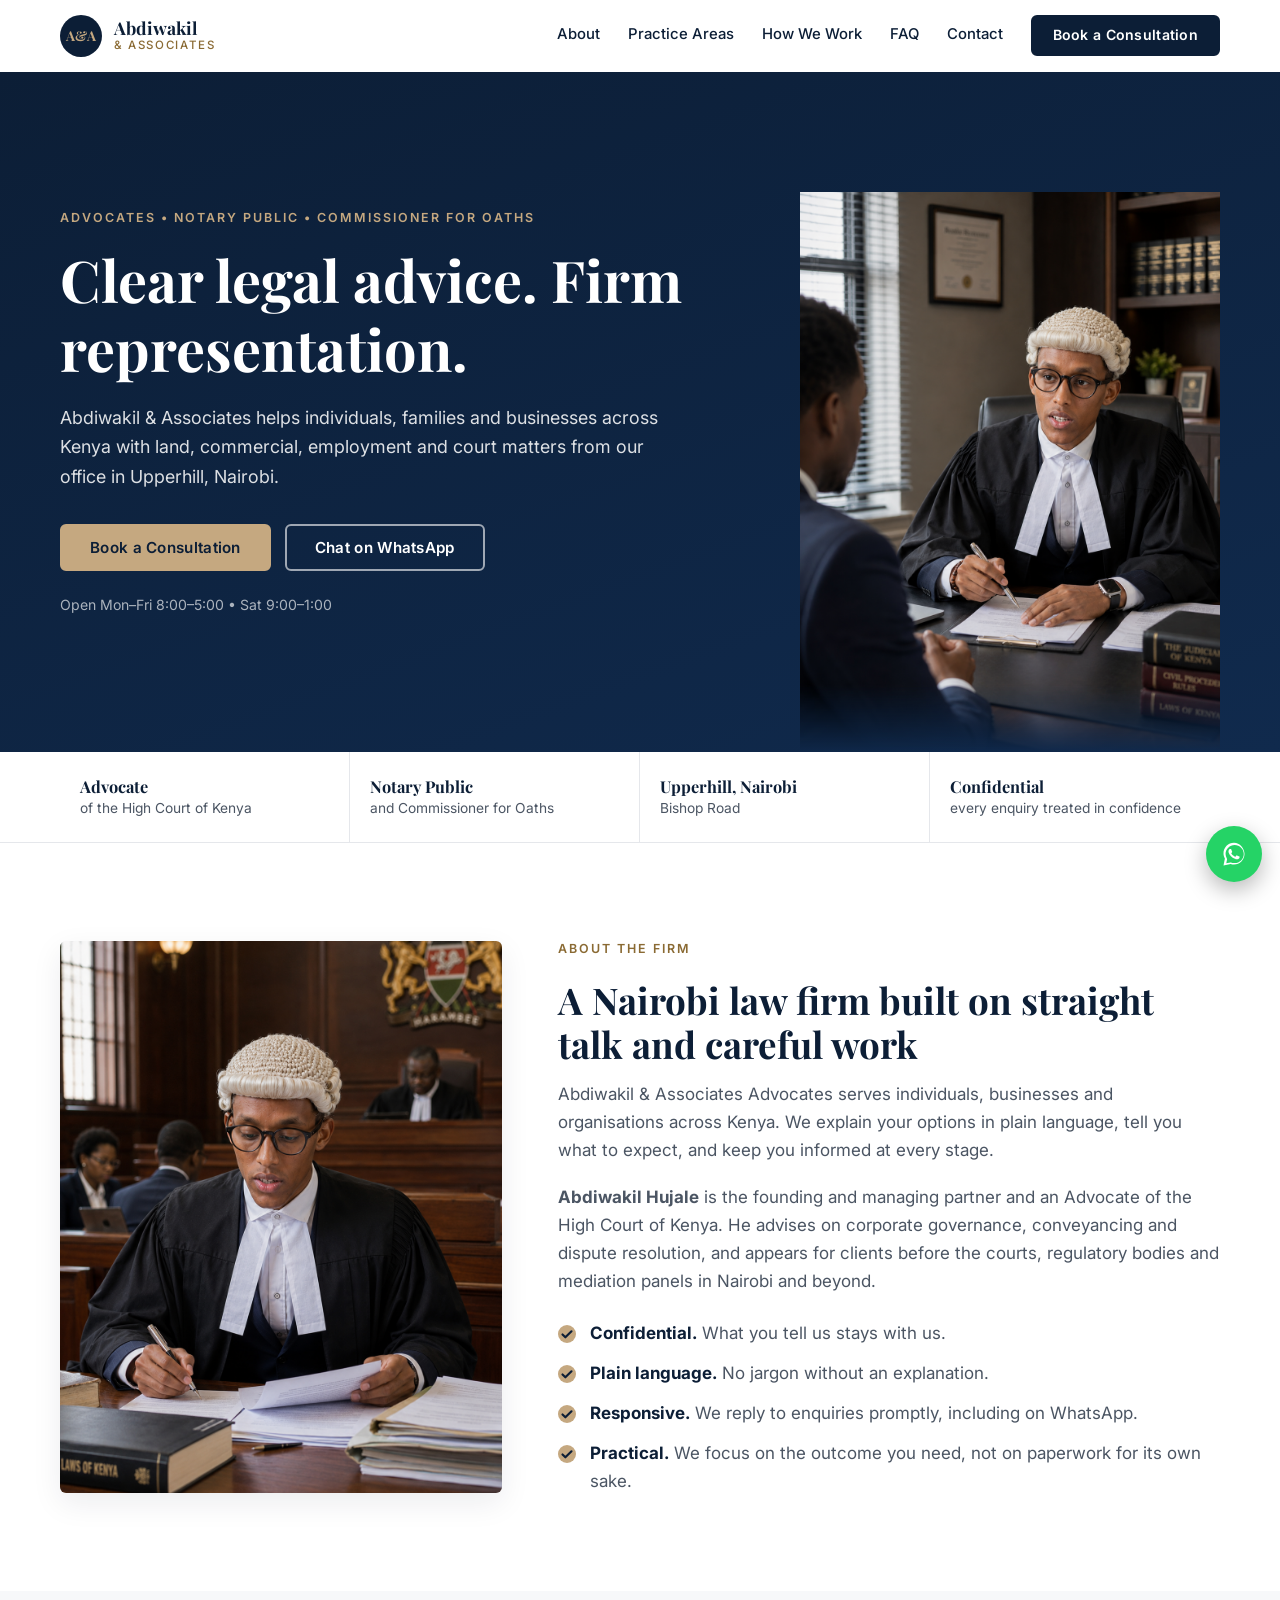
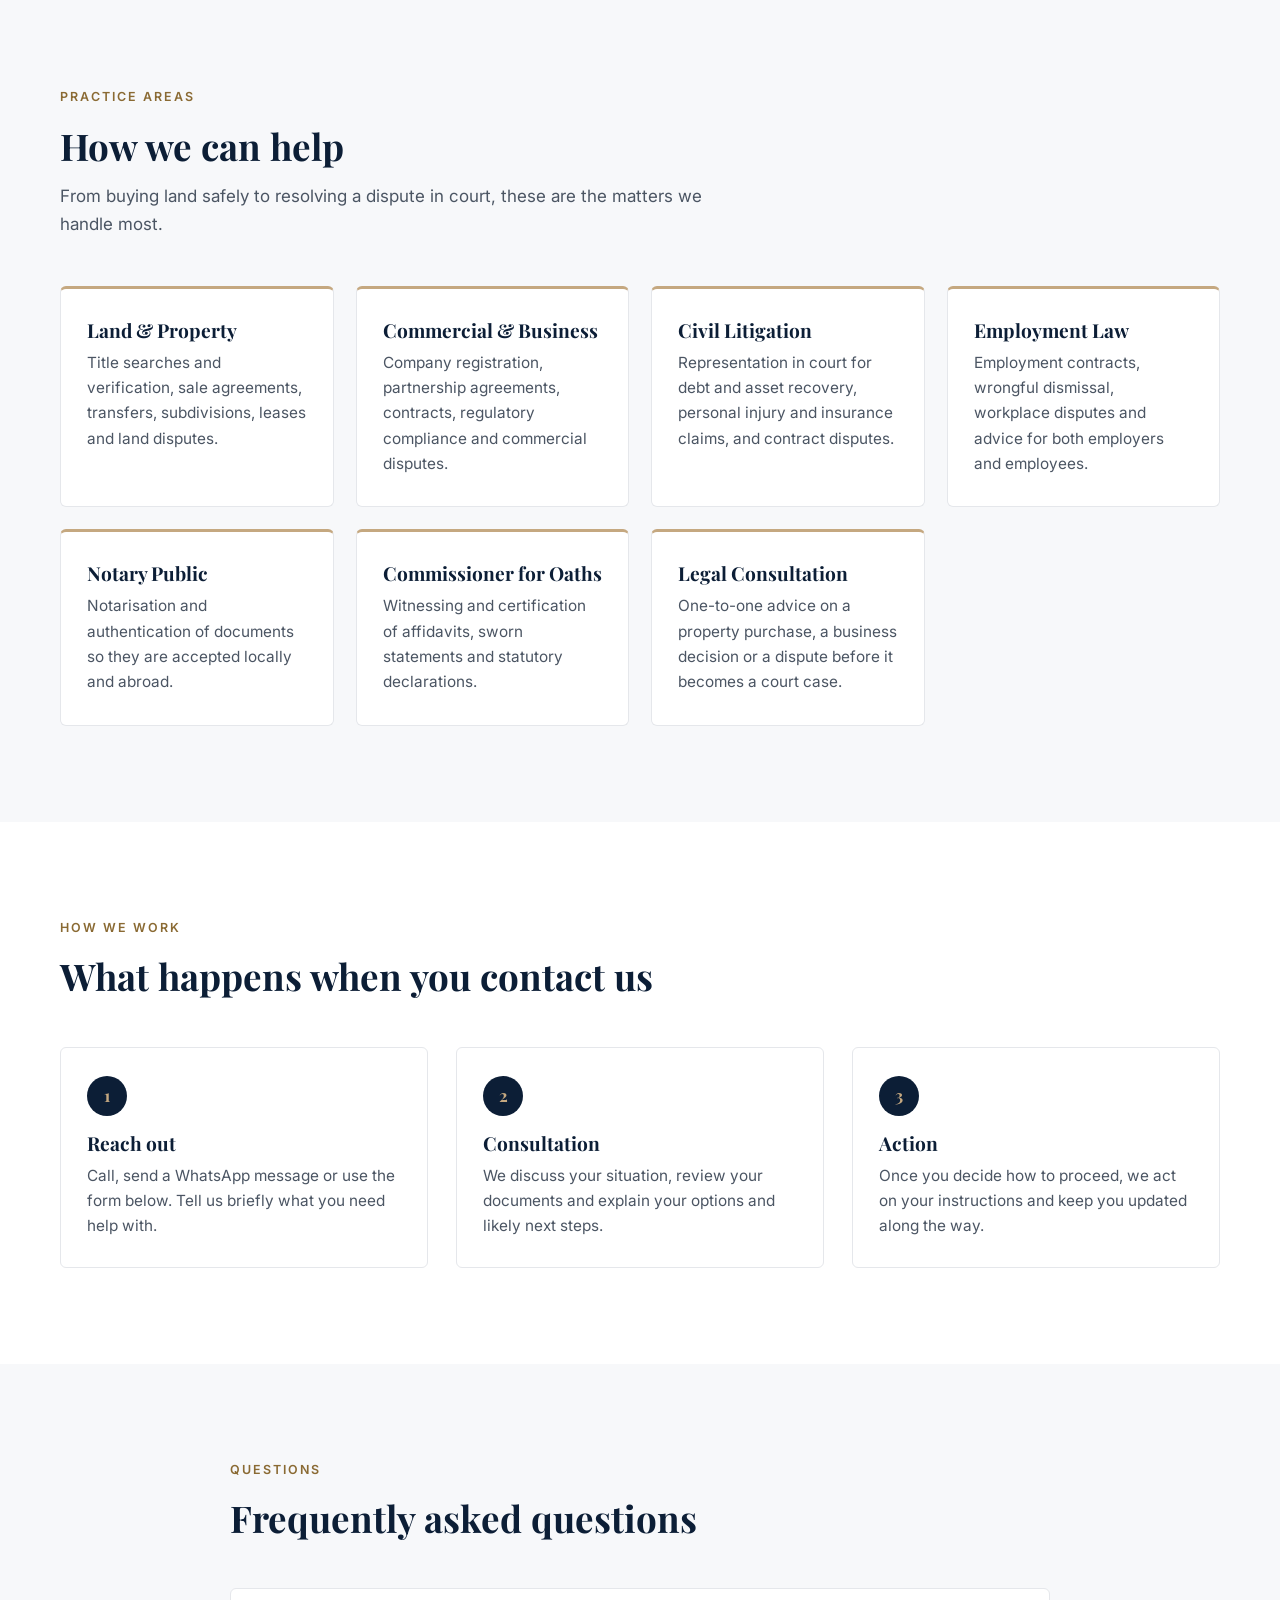
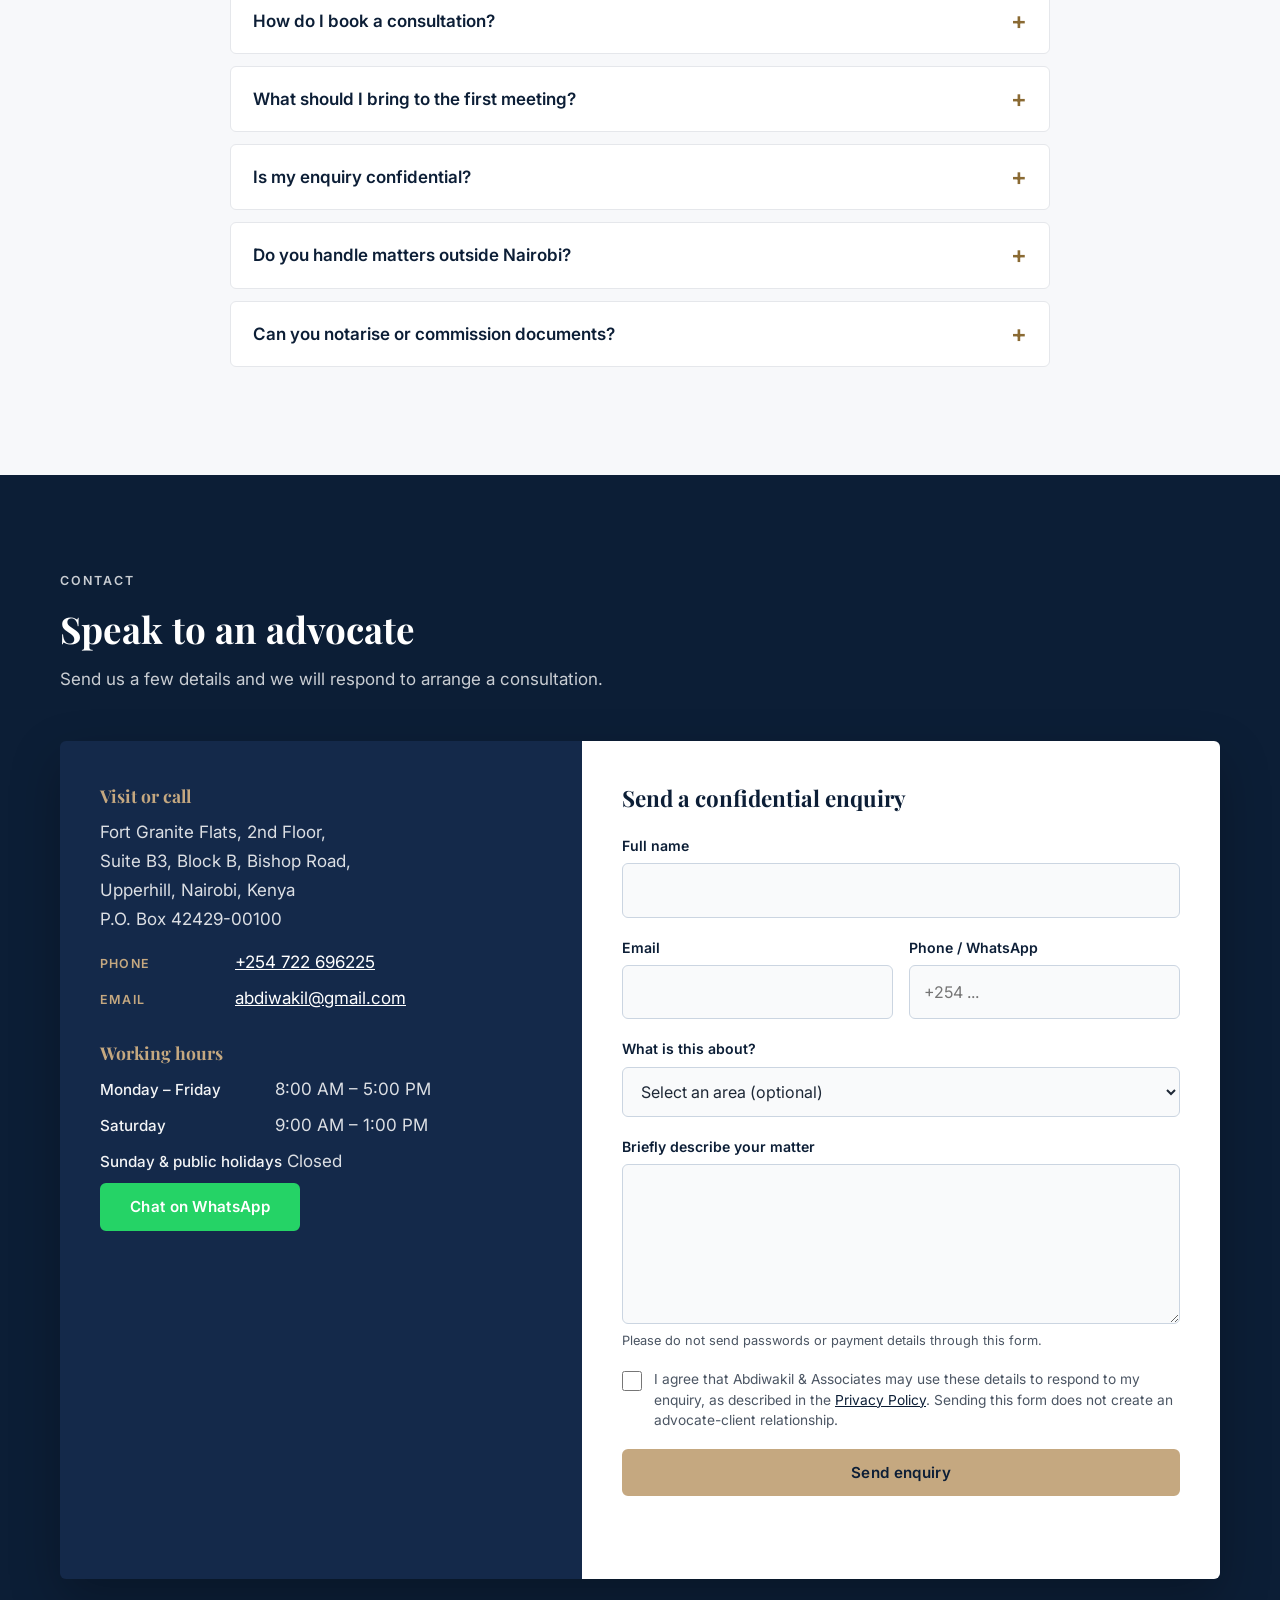
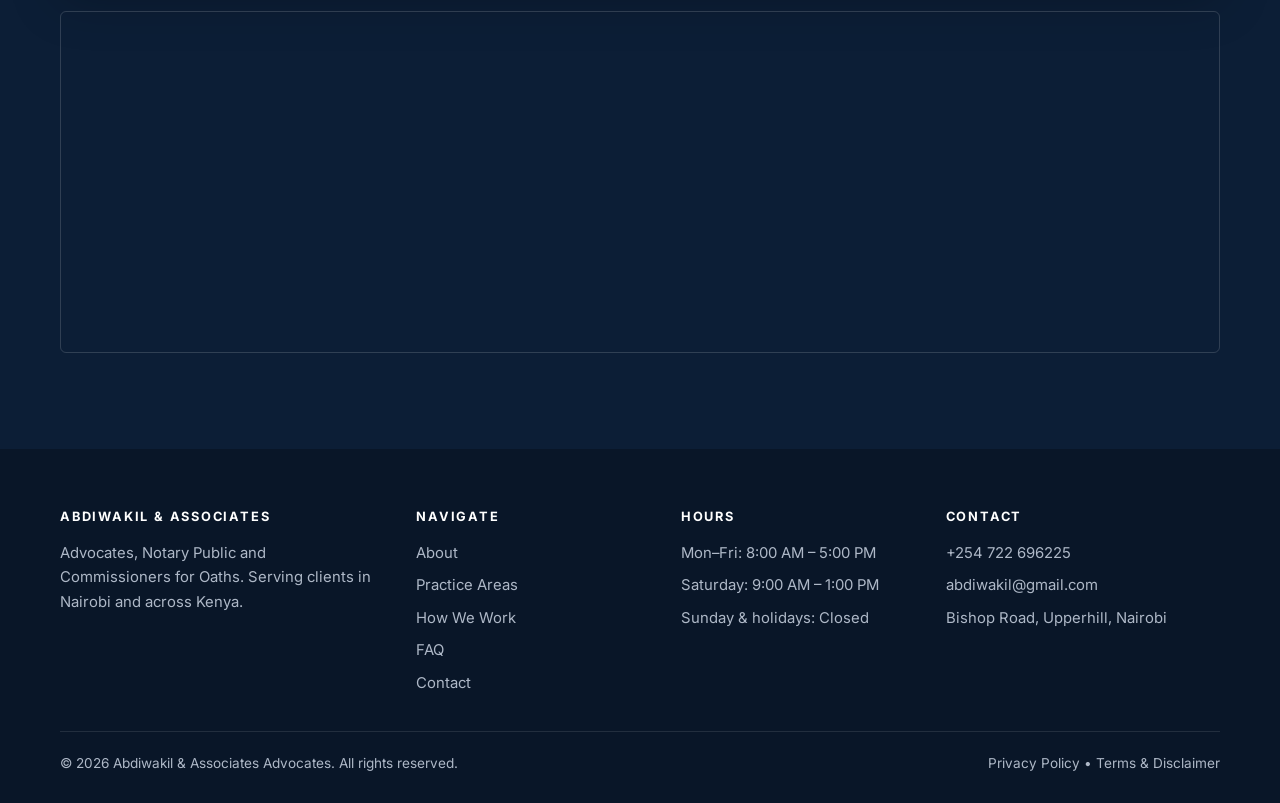
<file: index.html>
<!DOCTYPE html>
<html lang="en">
<head>
  <meta charset="UTF-8">
  <meta name="viewport" content="width=device-width, initial-scale=1.0">
  <title>Abdiwakil & Associates Advocates | Law Firm in Upperhill, Nairobi</title>
  <meta name="description" content="Abdiwakil & Associates Advocates is a law firm in Upperhill, Nairobi offering land and property, commercial, employment and litigation services, plus notary public and commissioner for oaths services.">
  <meta name="theme-color" content="#0C1E36">
  <link rel="canonical" href="https://wakiliwebsite.netlify.app/">
  <link rel="icon" href="favicon.svg" type="image/svg+xml">

  <!-- Social sharing (WhatsApp, Facebook, LinkedIn) -->
  <meta property="og:type" content="website">
  <meta property="og:title" content="Abdiwakil & Associates Advocates | Nairobi">
  <meta property="og:description" content="Trusted legal counsel in Upperhill, Nairobi. Land, commercial, employment and litigation, plus notary and commissioner for oaths.">
  <meta property="og:url" content="https://wakiliwebsite.netlify.app/">
  <meta property="og:image" content="https://wakiliwebsite.netlify.app/images/hero-lawyer.png">
  <meta property="og:locale" content="en_KE">
  <meta name="twitter:card" content="summary_large_image">

  <link rel="preconnect" href="https://fonts.googleapis.com">
  <link rel="preconnect" href="https://fonts.gstatic.com" crossorigin>
  <link href="https://fonts.googleapis.com/css2?family=Inter:wght@400;500;600;700&family=Playfair+Display:wght@600;700&display=swap" rel="stylesheet">
  <link rel="stylesheet" href="css/style.css">

  <!-- Structured data so Google can show the firm's address, hours and phone -->
  <script type="application/ld+json">
  {
    "@context": "https://schema.org",
    "@type": "LegalService",
    "name": "Abdiwakil & Associates Advocates",
    "url": "https://wakiliwebsite.netlify.app/",
    "image": "https://wakiliwebsite.netlify.app/images/hero-lawyer.png",
    "telephone": "+254722696225",
    "email": "abdiwakil@gmail.com",
    "address": {
      "@type": "PostalAddress",
      "streetAddress": "Fort Granite Flats, 2nd Floor, Suite B3, Block B, Bishop Road, Upperhill",
      "addressLocality": "Nairobi",
      "postalCode": "00100",
      "addressCountry": "KE"
    },
    "openingHoursSpecification": [
      { "@type": "OpeningHoursSpecification", "dayOfWeek": ["Monday","Tuesday","Wednesday","Thursday","Friday"], "opens": "08:00", "closes": "17:00" },
      { "@type": "OpeningHoursSpecification", "dayOfWeek": "Saturday", "opens": "09:00", "closes": "13:00" }
    ],
    "areaServed": "Kenya"
  }
  </script>
</head>
<body id="top">
  <a class="skip-link" href="#main">Skip to content</a>

  <header class="site-header" id="site-header">
    <div class="container header-inner">
      <a href="#top" class="brand" aria-label="Abdiwakil & Associates Advocates, home">
        <span class="brand-mark" aria-hidden="true">A&amp;A</span>
        <span class="brand-text">Abdiwakil <span>&amp; Associates</span></span>
      </a>

      <button class="menu-toggle" id="menu-toggle" type="button" aria-expanded="false" aria-controls="primary-nav" aria-label="Open menu">
        <span class="bar"></span><span class="bar"></span><span class="bar"></span>
      </button>

      <nav class="primary-nav" id="primary-nav" aria-label="Main">
        <a href="#about">About</a>
        <a href="#services">Practice Areas</a>
        <a href="#process">How We Work</a>
        <a href="#faq">FAQ</a>
        <a href="#contact">Contact</a>
        <a href="#contact" class="btn btn-sm nav-cta">Book a Consultation</a>
      </nav>
    </div>
  </header>

  <main id="main">

    <!-- HERO -->
    <section class="hero">
      <div class="container hero-inner">
        <div class="hero-copy">
          <p class="eyebrow">Advocates &bull; Notary Public &bull; Commissioner for Oaths</p>
          <h1>Clear legal advice. Firm representation.</h1>
          <p class="lead">Abdiwakil &amp; Associates helps individuals, families and businesses across Kenya with land, commercial, employment and court matters from our office in Upperhill, Nairobi.</p>
          <div class="hero-actions">
            <a class="btn btn-gold" href="#contact">Book a Consultation</a>
            <a class="btn btn-outline" href="https://wa.me/254722696225?text=Hello%20Abdiwakil%20%26%20Associates%2C%20I%20would%20like%20to%20make%20an%20enquiry." target="_blank" rel="noopener">Chat on WhatsApp</a>
          </div>
          <p class="hero-hours">Open Mon&ndash;Fri 8:00&ndash;5:00 &bull; Sat 9:00&ndash;1:00</p>
        </div>
        <div class="hero-media">
          <img src="images/hero-lawyer.png" alt="Advocate Abdiwakil Hujale" width="520" height="620" fetchpriority="high">
        </div>
      </div>
    </section>

    <!-- TRUST STRIP -->
    <section class="trust-strip" aria-label="Firm highlights">
      <div class="container trust-grid">
        <div><strong>Advocate</strong><span>of the High Court of Kenya</span></div>
        <div><strong>Notary Public</strong><span>and Commissioner for Oaths</span></div>
        <div><strong>Upperhill, Nairobi</strong><span>Bishop Road</span></div>
        <div><strong>Confidential</strong><span>every enquiry treated in confidence</span></div>
      </div>
    </section>

    <!-- ABOUT -->
    <section class="section" id="about">
      <div class="container about-grid">
        <div class="about-photo">
          <img src="images/about-lawyer.jpg" alt="Portrait of Abdiwakil Hujale, Managing Partner" width="480" height="600" loading="lazy">
        </div>
        <div class="about-copy">
          <p class="eyebrow dark">About the firm</p>
          <h2>A Nairobi law firm built on straight talk and careful work</h2>
          <p>Abdiwakil &amp; Associates Advocates serves individuals, businesses and organisations across Kenya. We explain your options in plain language, tell you what to expect, and keep you informed at every stage.</p>
          <p><strong>Abdiwakil Hujale</strong> is the founding and managing partner and an Advocate of the High Court of Kenya. He advises on corporate governance, conveyancing and dispute resolution, and appears for clients before the courts, regulatory bodies and mediation panels in Nairobi and beyond.</p>
          <!-- TODO (firm to supply): year of admission to the bar, education, LSK membership,
               and any notable areas of experience. These build trust more than any slogan. -->
          <ul class="checklist">
            <li><strong>Confidential.</strong> What you tell us stays with us.</li>
            <li><strong>Plain language.</strong> No jargon without an explanation.</li>
            <li><strong>Responsive.</strong> We reply to enquiries promptly, including on WhatsApp.</li>
            <li><strong>Practical.</strong> We focus on the outcome you need, not on paperwork for its own sake.</li>
          </ul>
        </div>
      </div>
    </section>

    <!-- PRACTICE AREAS -->
    <section class="section section-alt" id="services">
      <div class="container">
        <div class="section-head">
          <p class="eyebrow dark">Practice areas</p>
          <h2>How we can help</h2>
          <p>From buying land safely to resolving a dispute in court, these are the matters we handle most.</p>
        </div>

        <div class="cards">
          <article class="card">
            <h3>Land &amp; Property</h3>
            <p>Title searches and verification, sale agreements, transfers, subdivisions, leases and land disputes.</p>
          </article>
          <article class="card">
            <h3>Commercial &amp; Business</h3>
            <p>Company registration, partnership agreements, contracts, regulatory compliance and commercial disputes.</p>
          </article>
          <article class="card">
            <h3>Civil Litigation</h3>
            <p>Representation in court for debt and asset recovery, personal injury and insurance claims, and contract disputes.</p>
          </article>
          <article class="card">
            <h3>Employment Law</h3>
            <p>Employment contracts, wrongful dismissal, workplace disputes and advice for both employers and employees.</p>
          </article>
          <article class="card">
            <h3>Notary Public</h3>
            <p>Notarisation and authentication of documents so they are accepted locally and abroad.</p>
          </article>
          <article class="card">
            <h3>Commissioner for Oaths</h3>
            <p>Witnessing and certification of affidavits, sworn statements and statutory declarations.</p>
          </article>
          <article class="card">
            <h3>Legal Consultation</h3>
            <p>One-to-one advice on a property purchase, a business decision or a dispute before it becomes a court case.</p>
          </article>
        </div>
      </div>
    </section>

    <!-- PROCESS -->
    <section class="section" id="process">
      <div class="container">
        <div class="section-head">
          <p class="eyebrow dark">How we work</p>
          <h2>What happens when you contact us</h2>
        </div>
        <ol class="steps">
          <li>
            <span class="step-num" aria-hidden="true">1</span>
            <h3>Reach out</h3>
            <p>Call, send a WhatsApp message or use the form below. Tell us briefly what you need help with.</p>
          </li>
          <li>
            <span class="step-num" aria-hidden="true">2</span>
            <h3>Consultation</h3>
            <p>We discuss your situation, review your documents and explain your options and likely next steps.</p>
          </li>
          <li>
            <span class="step-num" aria-hidden="true">3</span>
            <h3>Action</h3>
            <p>Once you decide how to proceed, we act on your instructions and keep you updated along the way.</p>
          </li>
        </ol>
      </div>
    </section>

    <!-- FAQ -->
    <section class="section section-alt" id="faq">
      <div class="container narrow">
        <div class="section-head">
          <p class="eyebrow dark">Questions</p>
          <h2>Frequently asked questions</h2>
        </div>

        <details>
          <summary>How do I book a consultation?</summary>
          <p>Call or WhatsApp +254 722 696225, or send the enquiry form on this page. We will get back to you to confirm a time.</p>
        </details>
        <details>
          <summary>What should I bring to the first meeting?</summary>
          <p>Your national ID or passport and any documents connected to your matter, such as title documents, agreements, letters, court papers or receipts. If you are not sure what is relevant, bring what you have and we will go through it together.</p>
        </details>
        <details>
          <summary>Is my enquiry confidential?</summary>
          <p>Yes. We treat everything you share with us in confidence. See our <a href="privacy.html">Privacy Policy</a> for how we handle information submitted through this website.</p>
        </details>
        <details>
          <summary>Do you handle matters outside Nairobi?</summary>
          <p>Yes. Our office is in Upperhill, Nairobi, and we act for clients in other parts of Kenya as well. Contact us with the details and we will advise.</p>
        </details>
        <details>
          <summary>Can you notarise or commission documents?</summary>
          <p>Yes. We provide notary public and commissioner for oaths services. Please contact us before you come in so we can confirm what you need to bring.</p>
        </details>
      </div>
    </section>

    <!-- TESTIMONIALS: intentionally removed until the firm has real, permitted client feedback.
         When ready, add a section here with genuine quotes (with the client's consent) and
         check the Law Society of Kenya rules on advertising. -->

    <!-- CONTACT -->
    <section class="section contact" id="contact">
      <div class="container">
        <div class="section-head light">
          <p class="eyebrow">Contact</p>
          <h2>Speak to an advocate</h2>
          <p>Send us a few details and we will respond to arrange a consultation.</p>
        </div>

        <div class="contact-grid">
          <div class="contact-details">
            <h3>Visit or call</h3>
            <address>
              Fort Granite Flats, 2nd Floor,<br>
              Suite B3, Block B, Bishop Road,<br>
              Upperhill, Nairobi, Kenya<br>
              P.O. Box 42429-00100
            </address>
            <ul class="contact-list">
              <li><span>Phone</span> <a href="tel:+254722696225">+254 722 696225</a></li>
              <!-- TODO: replace with a firm-domain email (e.g. info@yourfirm.co.ke) once a domain is set up -->
              <li><span>Email</span> <a href="mailto:abdiwakil@gmail.com">abdiwakil@gmail.com</a></li>
            </ul>
            <h3>Working hours</h3>
            <ul class="hours">
              <li><span>Monday &ndash; Friday</span> 8:00 AM &ndash; 5:00 PM</li>
              <li><span>Saturday</span> 9:00 AM &ndash; 1:00 PM</li>
              <li><span>Sunday &amp; public holidays</span> Closed</li>
            </ul>
            <a class="btn btn-whatsapp" href="https://wa.me/254722696225?text=Hello%20Abdiwakil%20%26%20Associates%2C%20I%20would%20like%20to%20make%20an%20enquiry." target="_blank" rel="noopener">Chat on WhatsApp</a>
          </div>

          <div class="contact-form-wrap">
            <h3>Send a confidential enquiry</h3>
            <form id="enquiry-form" action="https://formspree.io/f/xvgeywon" method="POST" novalidate>
              <div class="field">
                <label for="name">Full name</label>
                <input type="text" id="name" name="name" autocomplete="name" required>
              </div>
              <div class="field-row">
                <div class="field">
                  <label for="email">Email</label>
                  <input type="email" id="email" name="email" autocomplete="email" required>
                </div>
                <div class="field">
                  <label for="phone">Phone / WhatsApp</label>
                  <input type="tel" id="phone" name="phone" autocomplete="tel" placeholder="+254 ...">
                </div>
              </div>
              <div class="field">
                <label for="area">What is this about?</label>
                <select id="area" name="practice_area">
                  <option value="">Select an area (optional)</option>
                  <option>Land &amp; Property</option>
                  <option>Commercial &amp; Business</option>
                  <option>Civil Litigation</option>
                  <option>Employment</option>
                  <option>Notary Public</option>
                  <option>Commissioner for Oaths</option>
                  <option>Other / not sure</option>
                </select>
              </div>
              <div class="field">
                <label for="message">Briefly describe your matter</label>
                <textarea id="message" name="message" rows="5" required></textarea>
                <small>Please do not send passwords or payment details through this form.</small>
              </div>

              <!-- Honeypot: real visitors never see or fill this; bots do -->
              <div class="hp" aria-hidden="true">
                <label for="company">Leave this field empty</label>
                <input type="text" id="company" name="_gotcha" tabindex="-1" autocomplete="off">
              </div>

              <label class="consent">
                <input type="checkbox" name="consent" value="yes" required>
                <span>I agree that Abdiwakil &amp; Associates may use these details to respond to my enquiry, as described in the <a href="privacy.html">Privacy Policy</a>. Sending this form does not create an advocate-client relationship.</span>
              </label>

              <button type="submit" class="btn btn-gold btn-block">Send enquiry</button>
              <p class="form-status" id="form-status" role="status" aria-live="polite"></p>
            </form>
          </div>
        </div>

        <div class="map-wrap">
          <iframe
            title="Map showing Fort Granite Flats, Bishop Road, Upperhill, Nairobi"
            src="https://www.google.com/maps?q=Fort+Granite+Flats+Bishop+Road+Upperhill+Nairobi&output=embed"
            loading="lazy"
            referrerpolicy="no-referrer-when-downgrade"
            allowfullscreen></iframe>
        </div>
      </div>
    </section>
  </main>

  <footer class="site-footer">
    <div class="container footer-grid">
      <div>
        <h4>Abdiwakil &amp; Associates</h4>
        <p>Advocates, Notary Public and Commissioners for Oaths. Serving clients in Nairobi and across Kenya.</p>
      </div>
      <div>
        <h4>Navigate</h4>
        <ul>
          <li><a href="#about">About</a></li>
          <li><a href="#services">Practice Areas</a></li>
          <li><a href="#process">How We Work</a></li>
          <li><a href="#faq">FAQ</a></li>
          <li><a href="#contact">Contact</a></li>
        </ul>
      </div>
      <div>
        <h4>Hours</h4>
        <ul>
          <li>Mon&ndash;Fri: 8:00 AM &ndash; 5:00 PM</li>
          <li>Saturday: 9:00 AM &ndash; 1:00 PM</li>
          <li>Sunday &amp; holidays: Closed</li>
        </ul>
      </div>
      <div>
        <h4>Contact</h4>
        <ul>
          <li><a href="tel:+254722696225">+254 722 696225</a></li>
          <li><a href="mailto:abdiwakil@gmail.com">abdiwakil@gmail.com</a></li>
          <li>Bishop Road, Upperhill, Nairobi</li>
        </ul>
      </div>
    </div>
    <div class="container footer-bottom">
      <p>&copy; <span id="year">2026</span> Abdiwakil &amp; Associates Advocates. All rights reserved.</p>
      <p><a href="privacy.html">Privacy Policy</a> &bull; <a href="terms.html">Terms &amp; Disclaimer</a></p>
    </div>
  </footer>

  <a class="whatsapp-float" href="https://wa.me/254722696225?text=Hello%20Abdiwakil%20%26%20Associates%2C%20I%20would%20like%20to%20make%20an%20enquiry." target="_blank" rel="noopener" aria-label="Chat on WhatsApp">
    <svg viewBox="0 0 32 32" width="28" height="28" aria-hidden="true" focusable="false"><path fill="currentColor" d="M16.004 3C9.38 3 4 8.38 4 15.003c0 2.12.554 4.19 1.607 6.017L4 29l8.17-1.57a12.95 12.95 0 0 0 3.834.57C22.62 28 28 22.62 28 16.003 28 9.38 22.62 3 16.004 3Zm0 23.4c-1.2 0-2.37-.2-3.48-.6l-.5-.18-4.85.93.96-4.73-.2-.53a10.37 10.37 0 0 1-1.55-5.3c0-5.74 4.67-10.4 10.4-10.4 5.74 0 10.4 4.66 10.4 10.4 0 5.73-4.66 10.41-10.4 10.41Zm5.7-7.8c-.31-.16-1.85-.91-2.14-1.02-.29-.1-.5-.16-.7.16-.2.31-.8 1.02-.98 1.23-.18.2-.36.23-.68.08-.31-.16-1.32-.49-2.5-1.55-.92-.82-1.55-1.84-1.73-2.15-.18-.31-.02-.48.14-.63.14-.14.31-.36.47-.54.16-.18.2-.31.31-.52.1-.2.05-.39-.03-.54-.08-.16-.7-1.69-.96-2.31-.25-.6-.5-.52-.7-.53h-.6c-.2 0-.54.08-.82.39-.29.31-1.09 1.06-1.09 2.6s1.12 3.02 1.27 3.23c.16.2 2.2 3.36 5.33 4.71.74.32 1.32.51 1.78.66.75.24 1.43.2 1.97.12.6-.09 1.85-.76 2.11-1.49.26-.73.26-1.36.18-1.49-.08-.13-.29-.2-.6-.36Z"/></svg>
  </a>

  <script src="js/main.js" defer></script>
</body>
</html>
</file>
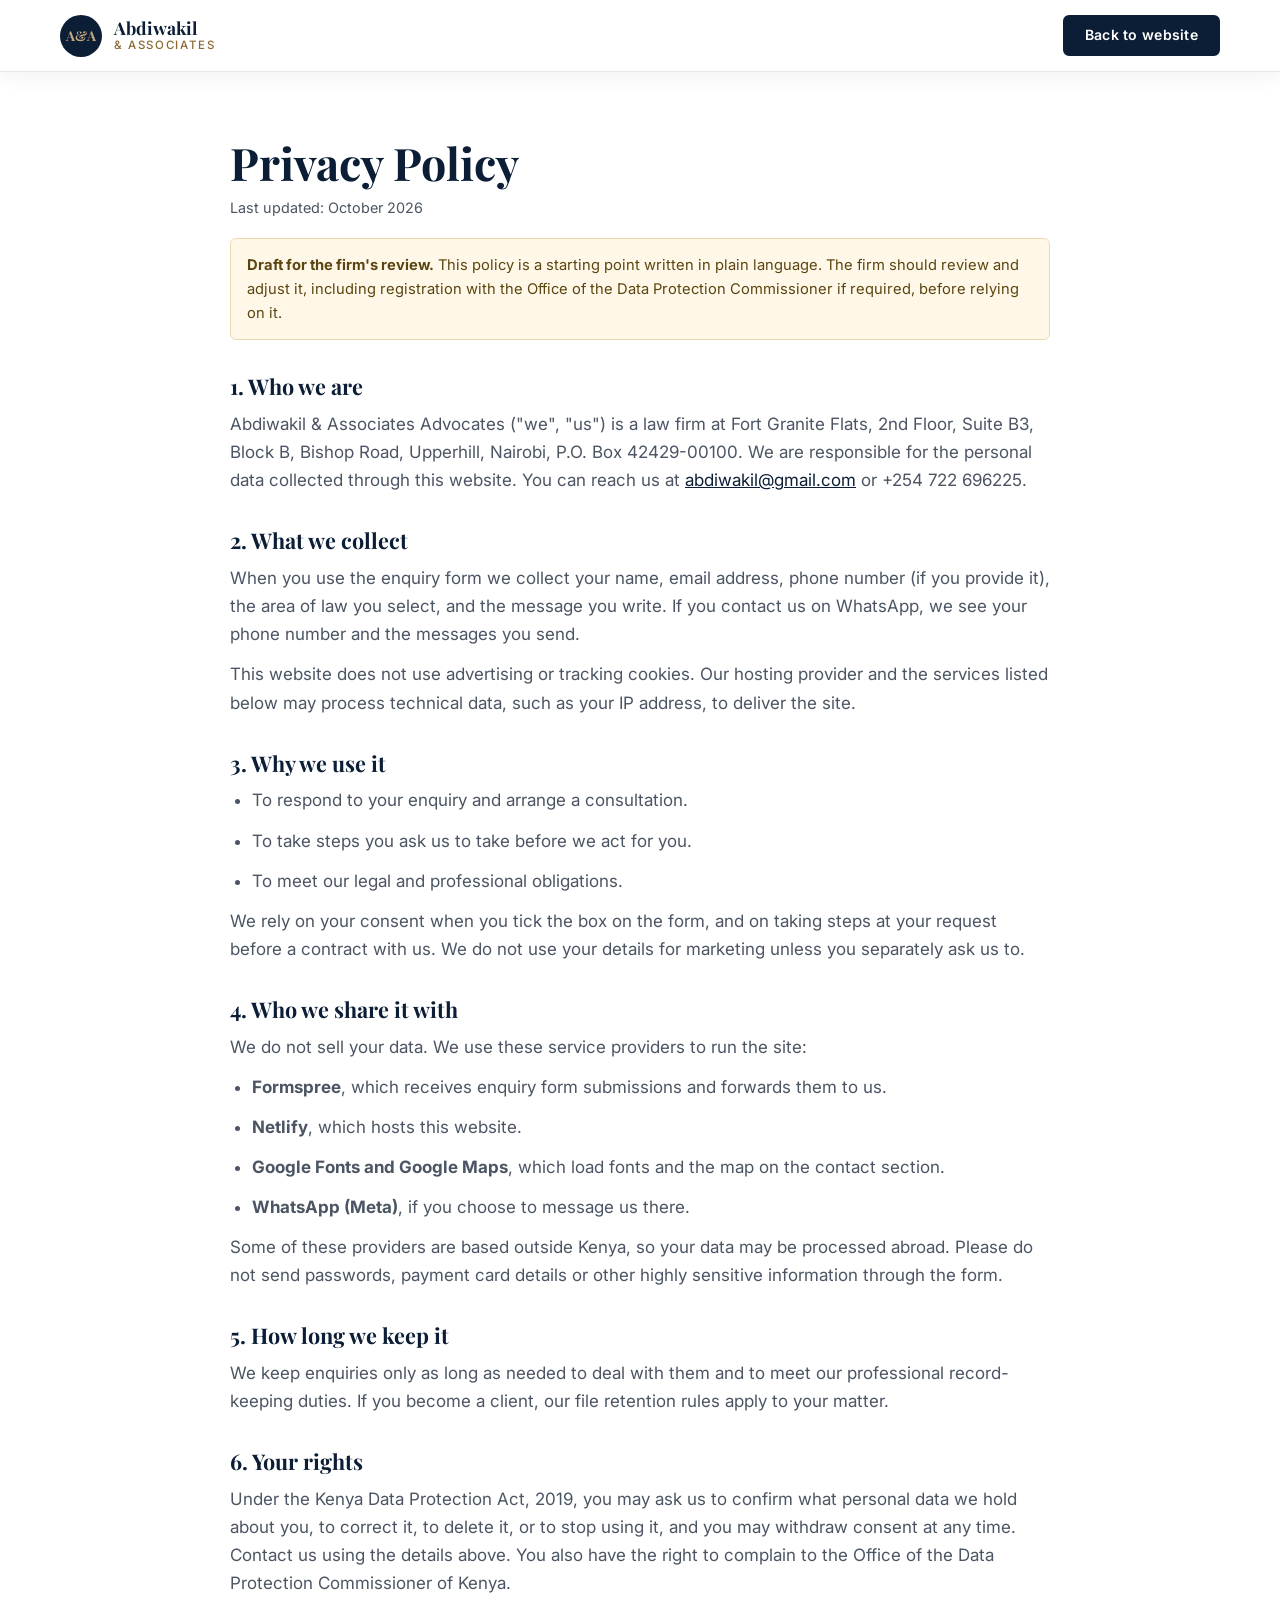
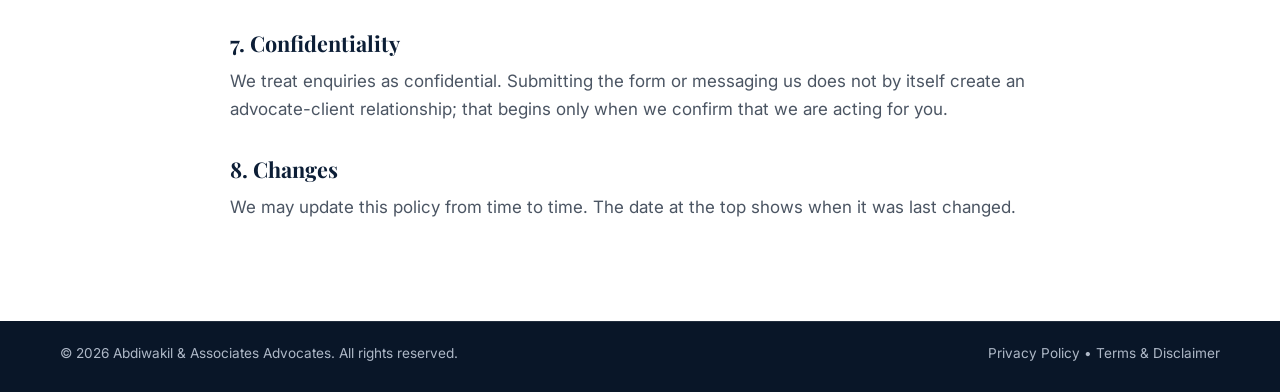
<file: privacy.html>
<!DOCTYPE html>
<html lang="en">
<head>
  <meta charset="UTF-8">
  <meta name="viewport" content="width=device-width, initial-scale=1.0">
  <title>Privacy Policy | Abdiwakil & Associates Advocates</title>
  <meta name="description" content="How Abdiwakil & Associates Advocates collects, uses and protects personal data submitted through this website.">
  <meta name="theme-color" content="#0C1E36">
  <link rel="canonical" href="https://wakiliwebsite.netlify.app/privacy.html">
  <link rel="icon" href="favicon.svg" type="image/svg+xml">
  <link rel="preconnect" href="https://fonts.googleapis.com">
  <link rel="preconnect" href="https://fonts.gstatic.com" crossorigin>
  <link href="https://fonts.googleapis.com/css2?family=Inter:wght@400;500;600;700&family=Playfair+Display:wght@600;700&display=swap" rel="stylesheet">
  <link rel="stylesheet" href="css/style.css">
</head>
<body class="legal-page">
  <a class="skip-link" href="#main">Skip to content</a>
  <header class="site-header scrolled">
    <div class="container header-inner">
      <a href="index.html" class="brand" aria-label="Abdiwakil & Associates Advocates, home">
        <span class="brand-mark" aria-hidden="true">A&amp;A</span>
        <span class="brand-text">Abdiwakil <span>&amp; Associates</span></span>
      </a>
      <a href="index.html" class="btn btn-sm">Back to website</a>
    </div>
  </header>

  <main id="main" class="legal">
    <div class="container narrow">
      <h1>Privacy Policy</h1>
      <p class="meta">Last updated: October 2026</p>
      <p class="notice"><strong>Draft for the firm's review.</strong> This policy is a starting point written in plain language. The firm should review and adjust it, including registration with the Office of the Data Protection Commissioner if required, before relying on it.</p>

      <h2>1. Who we are</h2>
      <p>Abdiwakil &amp; Associates Advocates ("we", "us") is a law firm at Fort Granite Flats, 2nd Floor, Suite B3, Block B, Bishop Road, Upperhill, Nairobi, P.O. Box 42429-00100. We are responsible for the personal data collected through this website. You can reach us at <a href="mailto:abdiwakil@gmail.com">abdiwakil@gmail.com</a> or +254 722 696225.</p>

      <h2>2. What we collect</h2>
      <p>When you use the enquiry form we collect your name, email address, phone number (if you provide it), the area of law you select, and the message you write. If you contact us on WhatsApp, we see your phone number and the messages you send.</p>
      <p>This website does not use advertising or tracking cookies. Our hosting provider and the services listed below may process technical data, such as your IP address, to deliver the site.</p>

      <h2>3. Why we use it</h2>
      <ul>
        <li>To respond to your enquiry and arrange a consultation.</li>
        <li>To take steps you ask us to take before we act for you.</li>
        <li>To meet our legal and professional obligations.</li>
      </ul>
      <p>We rely on your consent when you tick the box on the form, and on taking steps at your request before a contract with us. We do not use your details for marketing unless you separately ask us to.</p>

      <h2>4. Who we share it with</h2>
      <p>We do not sell your data. We use these service providers to run the site:</p>
      <ul>
        <li><strong>Formspree</strong>, which receives enquiry form submissions and forwards them to us.</li>
        <li><strong>Netlify</strong>, which hosts this website.</li>
        <li><strong>Google Fonts and Google Maps</strong>, which load fonts and the map on the contact section.</li>
        <li><strong>WhatsApp (Meta)</strong>, if you choose to message us there.</li>
      </ul>
      <p>Some of these providers are based outside Kenya, so your data may be processed abroad. Please do not send passwords, payment card details or other highly sensitive information through the form.</p>

      <h2>5. How long we keep it</h2>
      <p>We keep enquiries only as long as needed to deal with them and to meet our professional record-keeping duties. If you become a client, our file retention rules apply to your matter.</p>

      <h2>6. Your rights</h2>
      <p>Under the Kenya Data Protection Act, 2019, you may ask us to confirm what personal data we hold about you, to correct it, to delete it, or to stop using it, and you may withdraw consent at any time. Contact us using the details above. You also have the right to complain to the Office of the Data Protection Commissioner of Kenya.</p>

      <h2>7. Confidentiality</h2>
      <p>We treat enquiries as confidential. Submitting the form or messaging us does not by itself create an advocate-client relationship; that begins only when we confirm that we are acting for you.</p>

      <h2>8. Changes</h2>
      <p>We may update this policy from time to time. The date at the top shows when it was last changed.</p>
    </div>
  </main>

  <footer class="site-footer">
    <div class="container footer-bottom">
      <p>&copy; <span id="year">2026</span> Abdiwakil &amp; Associates Advocates. All rights reserved.</p>
      <p><a href="privacy.html">Privacy Policy</a> &bull; <a href="terms.html">Terms &amp; Disclaimer</a></p>
    </div>
  </footer>
  <script src="js/main.js" defer></script>
</body>
</html>
</file>
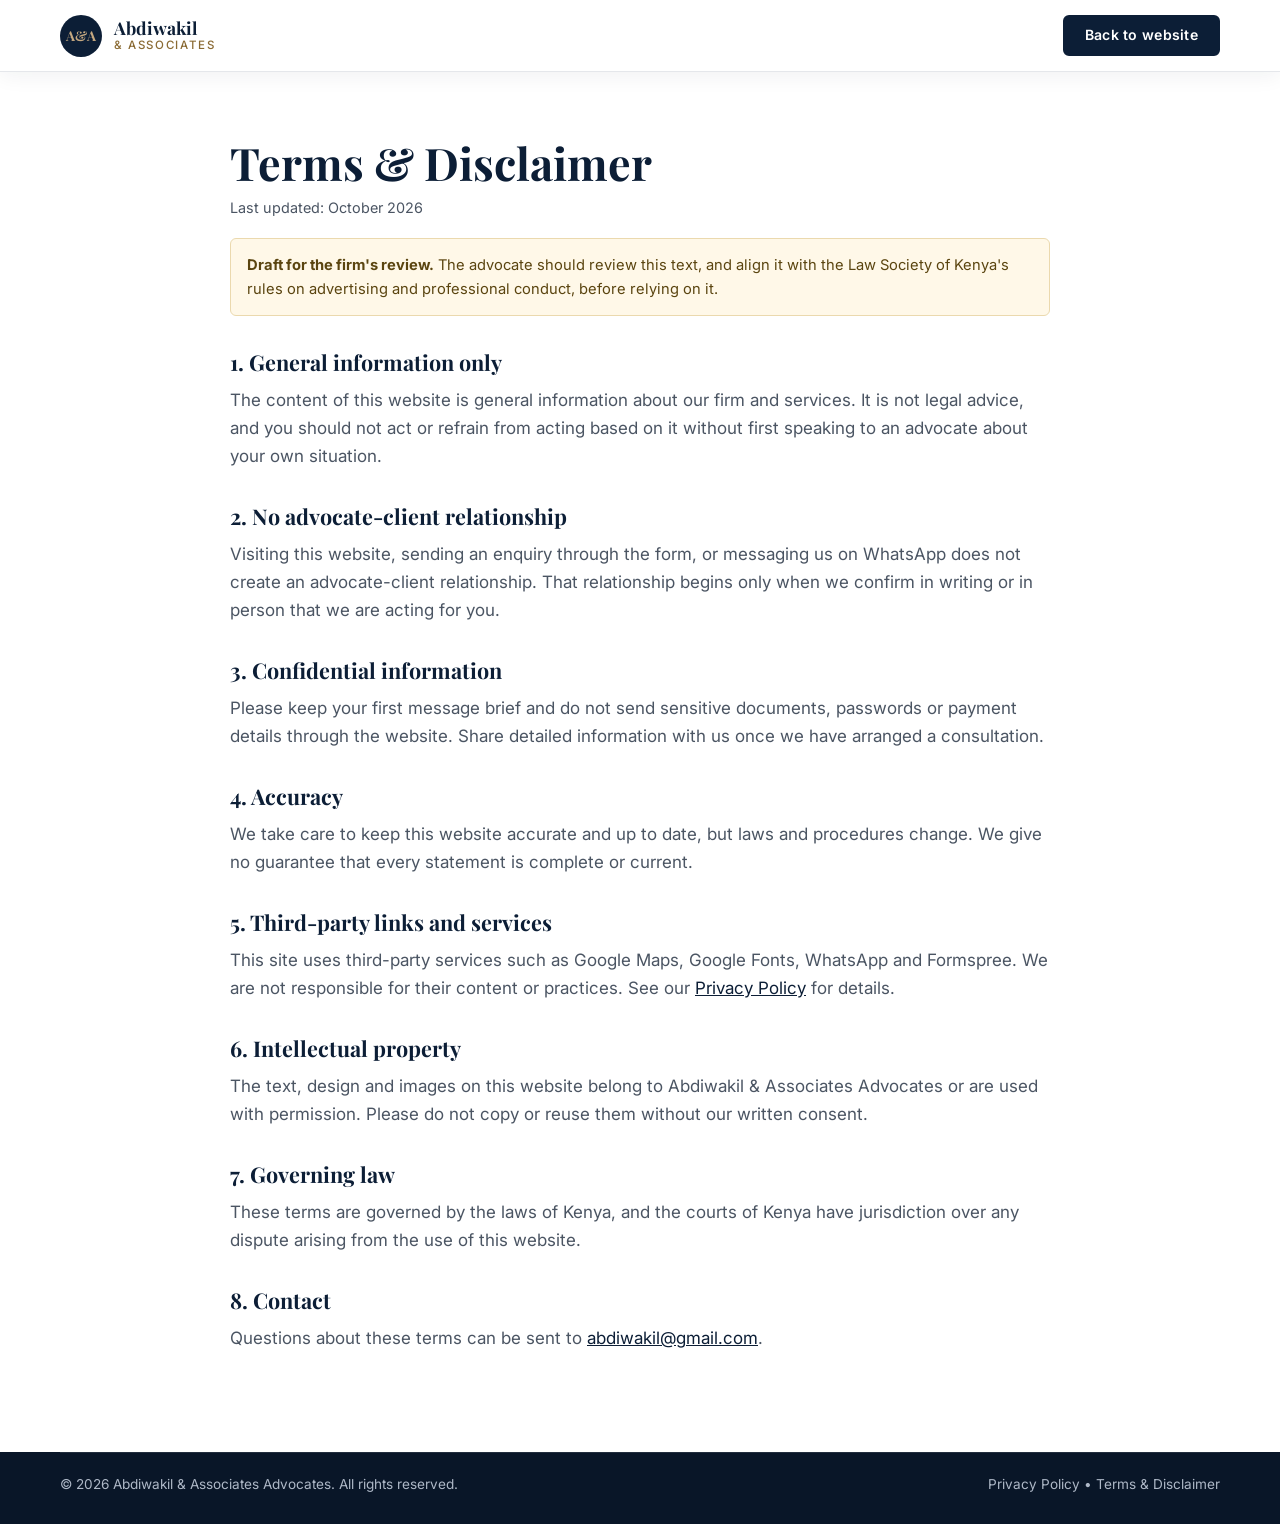
<file: terms.html>
<!DOCTYPE html>
<html lang="en">
<head>
  <meta charset="UTF-8">
  <meta name="viewport" content="width=device-width, initial-scale=1.0">
  <title>Terms & Disclaimer | Abdiwakil & Associates Advocates</title>
  <meta name="description" content="Terms of use and legal disclaimer for the Abdiwakil & Associates Advocates website.">
  <meta name="theme-color" content="#0C1E36">
  <link rel="canonical" href="https://wakiliwebsite.netlify.app/terms.html">
  <link rel="icon" href="favicon.svg" type="image/svg+xml">
  <link rel="preconnect" href="https://fonts.googleapis.com">
  <link rel="preconnect" href="https://fonts.gstatic.com" crossorigin>
  <link href="https://fonts.googleapis.com/css2?family=Inter:wght@400;500;600;700&family=Playfair+Display:wght@600;700&display=swap" rel="stylesheet">
  <link rel="stylesheet" href="css/style.css">
</head>
<body class="legal-page">
  <a class="skip-link" href="#main">Skip to content</a>
  <header class="site-header scrolled">
    <div class="container header-inner">
      <a href="index.html" class="brand" aria-label="Abdiwakil & Associates Advocates, home">
        <span class="brand-mark" aria-hidden="true">A&amp;A</span>
        <span class="brand-text">Abdiwakil <span>&amp; Associates</span></span>
      </a>
      <a href="index.html" class="btn btn-sm">Back to website</a>
    </div>
  </header>

  <main id="main" class="legal">
    <div class="container narrow">
      <h1>Terms &amp; Disclaimer</h1>
      <p class="meta">Last updated: October 2026</p>
      <p class="notice"><strong>Draft for the firm's review.</strong> The advocate should review this text, and align it with the Law Society of Kenya's rules on advertising and professional conduct, before relying on it.</p>

      <h2>1. General information only</h2>
      <p>The content of this website is general information about our firm and services. It is not legal advice, and you should not act or refrain from acting based on it without first speaking to an advocate about your own situation.</p>

      <h2>2. No advocate-client relationship</h2>
      <p>Visiting this website, sending an enquiry through the form, or messaging us on WhatsApp does not create an advocate-client relationship. That relationship begins only when we confirm in writing or in person that we are acting for you.</p>

      <h2>3. Confidential information</h2>
      <p>Please keep your first message brief and do not send sensitive documents, passwords or payment details through the website. Share detailed information with us once we have arranged a consultation.</p>

      <h2>4. Accuracy</h2>
      <p>We take care to keep this website accurate and up to date, but laws and procedures change. We give no guarantee that every statement is complete or current.</p>

      <h2>5. Third-party links and services</h2>
      <p>This site uses third-party services such as Google Maps, Google Fonts, WhatsApp and Formspree. We are not responsible for their content or practices. See our <a href="privacy.html">Privacy Policy</a> for details.</p>

      <h2>6. Intellectual property</h2>
      <p>The text, design and images on this website belong to Abdiwakil &amp; Associates Advocates or are used with permission. Please do not copy or reuse them without our written consent.</p>

      <h2>7. Governing law</h2>
      <p>These terms are governed by the laws of Kenya, and the courts of Kenya have jurisdiction over any dispute arising from the use of this website.</p>

      <h2>8. Contact</h2>
      <p>Questions about these terms can be sent to <a href="mailto:abdiwakil@gmail.com">abdiwakil@gmail.com</a>.</p>
    </div>
  </main>

  <footer class="site-footer">
    <div class="container footer-bottom">
      <p>&copy; <span id="year">2026</span> Abdiwakil &amp; Associates Advocates. All rights reserved.</p>
      <p><a href="privacy.html">Privacy Policy</a> &bull; <a href="terms.html">Terms &amp; Disclaimer</a></p>
    </div>
  </footer>
  <script src="js/main.js" defer></script>
</body>
</html>
</file>
<file: css/style.css>
/* ==========================================================
   Abdiwakil & Associates Advocates
   Design tokens
   ========================================================== */
:root {
  --navy: #0C1E36;
  --navy-2: #14294a;
  --gold: #C5A880;
  --gold-dark: #8A6A33;      /* gold for text on light backgrounds (passes contrast) */
  --bg: #F7F8FA;
  --white: #FFFFFF;
  --ink: #1F2937;
  --muted: #4B5563;
  --line: #E5E7EB;
  --whatsapp: #25D366;
  --radius: 6px;
  --shadow: 0 10px 30px rgba(12, 30, 54, 0.08);
  --font-body: 'Inter', system-ui, -apple-system, 'Segoe UI', Roboto, sans-serif;
  --font-head: 'Playfair Display', Georgia, 'Times New Roman', serif;
  --header-h: 72px;
}

/* ==========================================================
   Base
   ========================================================== */
*, *::before, *::after { box-sizing: border-box; }
* { margin: 0; }

html {
  scroll-behavior: smooth;
  scroll-padding-top: calc(var(--header-h) + 8px);
  -webkit-text-size-adjust: 100%;
}

body {
  font-family: var(--font-body);
  font-size: 17px;
  line-height: 1.65;
  color: var(--ink);
  background: var(--white);
  -webkit-font-smoothing: antialiased;
}

img { max-width: 100%; height: auto; display: block; }
a { color: var(--navy); }
a:hover { color: var(--gold-dark); }

h1, h2, h3, h4 { font-family: var(--font-head); color: var(--navy); line-height: 1.2; }
h2 { font-size: clamp(1.7rem, 3.4vw, 2.3rem); margin-bottom: 14px; }
h3 { font-size: 1.2rem; margin-bottom: 8px; }

.container { width: min(1160px, 100% - 2.5rem); margin-inline: auto; }
.narrow { width: min(820px, 100% - 2.5rem); }

:focus-visible { outline: 3px solid var(--gold); outline-offset: 3px; border-radius: 3px; }

.skip-link {
  position: absolute; left: -9999px; top: 8px; z-index: 2000;
  background: var(--navy); color: var(--white); padding: 10px 16px; border-radius: var(--radius);
}
.skip-link:focus { left: 8px; color: var(--white); }

/* ==========================================================
   Buttons
   ========================================================== */
.btn {
  display: inline-flex; align-items: center; justify-content: center; gap: 8px;
  padding: 14px 28px;
  font: 600 0.95rem/1 var(--font-body);
  letter-spacing: 0.02em;
  text-decoration: none;
  border-radius: var(--radius);
  border: 2px solid var(--navy);
  background: var(--navy);
  color: var(--white);
  cursor: pointer;
  transition: background .2s, color .2s, border-color .2s, transform .2s;
}
.btn:hover { background: var(--navy-2); color: var(--white); transform: translateY(-1px); }
.btn-sm { padding: 11px 20px; font-size: 0.88rem; }
.btn-block { width: 100%; }
.btn-gold { background: var(--gold); border-color: var(--gold); color: var(--navy); }
.btn-gold:hover { background: #d4b995; border-color: #d4b995; color: var(--navy); }
.btn-outline { background: transparent; border-color: rgba(255,255,255,.6); color: var(--white); }
.btn-outline:hover { background: var(--white); border-color: var(--white); color: var(--navy); }
.btn-whatsapp { background: var(--whatsapp); border-color: var(--whatsapp); color: #06361a; margin-top: 8px; }
.btn-whatsapp:hover { background: #1fbd5a; border-color: #1fbd5a; color: #06361a; }

/* ==========================================================
   Header and navigation
   ========================================================== */
.site-header {
  position: sticky; top: 0; z-index: 1000;
  height: var(--header-h);
  background: rgba(255,255,255,.96);
  backdrop-filter: blur(10px);
  -webkit-backdrop-filter: blur(10px);
  border-bottom: 1px solid transparent;
  transition: box-shadow .25s, border-color .25s;
}
.site-header.scrolled { border-bottom-color: var(--line); box-shadow: 0 4px 20px rgba(12,30,54,.06); }
.header-inner { height: 100%; display: flex; align-items: center; justify-content: space-between; gap: 16px; }

.brand { display: flex; align-items: center; gap: 12px; text-decoration: none; color: var(--navy); }
.brand:hover { color: var(--navy); }
.brand-mark {
  display: grid; place-items: center;
  width: 42px; height: 42px; border-radius: 50%;
  background: var(--navy); color: var(--gold);
  font: 700 0.85rem/1 var(--font-head);
  letter-spacing: .02em;
}
.brand-text { font: 700 1.1rem/1.1 var(--font-head); }
.brand-text span { display: block; font: 500 0.72rem/1.3 var(--font-body); letter-spacing: .14em; text-transform: uppercase; color: var(--gold-dark); }

.primary-nav { display: flex; align-items: center; gap: 28px; }
.primary-nav a:not(.btn) {
  text-decoration: none; font-size: 0.93rem; font-weight: 500; color: var(--navy);
  padding: 6px 0; border-bottom: 2px solid transparent;
}
.primary-nav a:not(.btn):hover { border-bottom-color: var(--gold); color: var(--navy); }

.menu-toggle {
  display: none;
  width: 46px; height: 46px; padding: 0;
  background: transparent; border: 1px solid var(--line); border-radius: var(--radius);
  cursor: pointer; flex-direction: column; align-items: center; justify-content: center; gap: 5px;
}
.menu-toggle .bar { display: block; width: 22px; height: 2px; background: var(--navy); transition: transform .25s, opacity .25s; }
.menu-toggle[aria-expanded="true"] .bar:nth-child(1) { transform: translateY(7px) rotate(45deg); }
.menu-toggle[aria-expanded="true"] .bar:nth-child(2) { opacity: 0; }
.menu-toggle[aria-expanded="true"] .bar:nth-child(3) { transform: translateY(-7px) rotate(-45deg); }

@media (max-width: 920px) {
  .menu-toggle { display: flex; }
  .primary-nav {
    position: absolute; left: 0; right: 0; top: var(--header-h);
    flex-direction: column; align-items: stretch; gap: 0;
    background: var(--white);
    border-bottom: 1px solid var(--line);
    box-shadow: 0 16px 30px rgba(12,30,54,.12);
    padding: 8px 1.25rem 20px;
    max-height: 0; overflow: hidden; visibility: hidden; opacity: 0;
    transition: max-height .3s ease, opacity .2s ease, visibility 0s linear .3s;
  }
  .primary-nav.open { max-height: 480px; visibility: visible; opacity: 1; transition: max-height .3s ease, opacity .2s ease; }
  .primary-nav a:not(.btn) { padding: 15px 4px; border-bottom: 1px solid var(--line); font-size: 1rem; }
  .primary-nav .nav-cta { margin-top: 16px; }
}

/* ==========================================================
   Hero
   ========================================================== */
.hero { background: linear-gradient(160deg, var(--navy) 0%, #102a4d 100%); color: var(--white); overflow: hidden; }
.hero-inner {
  display: grid; grid-template-columns: 1.15fr .85fr; align-items: end; gap: 40px;
  padding-top: 72px; min-height: min(680px, calc(100svh - var(--header-h)));
}
.hero-copy { padding-bottom: 72px; align-self: center; }
.eyebrow { font-size: .78rem; font-weight: 600; letter-spacing: .16em; text-transform: uppercase; color: var(--gold); margin-bottom: 16px; }
.eyebrow.dark { color: var(--gold-dark); }
.hero h1 { color: var(--white); font-size: clamp(2.2rem, 5.2vw, 3.6rem); margin-bottom: 20px; }
.lead { font-size: 1.12rem; color: rgba(255,255,255,.86); max-width: 56ch; margin-bottom: 32px; }
.hero-actions { display: flex; flex-wrap: wrap; gap: 14px; }
.hero-hours { margin-top: 22px; font-size: .88rem; color: rgba(255,255,255,.65); }
.hero-media { align-self: end; justify-self: end; }
.hero-media img {
  max-height: 560px; width: auto; object-fit: contain;
  -webkit-mask-image: linear-gradient(to bottom, #000 88%, transparent 100%);
          mask-image: linear-gradient(to bottom, #000 88%, transparent 100%);
}

@media (max-width: 920px) {
  .hero-inner { grid-template-columns: 1fr; gap: 0; padding-top: 48px; min-height: 0; }
  .hero-copy { padding-bottom: 36px; }
  .hero-media { justify-self: center; }
  .hero-media img { max-height: 380px; }
}

/* ==========================================================
   Trust strip
   ========================================================== */
.trust-strip { background: var(--white); border-bottom: 1px solid var(--line); }
.trust-grid { display: grid; grid-template-columns: repeat(4, 1fr); gap: 0; }
.trust-grid div { padding: 24px 20px; border-right: 1px solid var(--line); display: flex; flex-direction: column; gap: 2px; }
.trust-grid div:last-child { border-right: 0; }
.trust-grid strong { font: 700 1.02rem/1.3 var(--font-head); color: var(--navy); }
.trust-grid span { font-size: .86rem; color: var(--muted); line-height: 1.4; }

@media (max-width: 820px) {
  .trust-grid { grid-template-columns: 1fr 1fr; }
  .trust-grid div:nth-child(2) { border-right: 0; }
  .trust-grid div:nth-child(-n+2) { border-bottom: 1px solid var(--line); }
}

/* ==========================================================
   Sections
   ========================================================== */
.section { padding: 96px 0; }
.section-alt { background: var(--bg); }
.section-head { max-width: 680px; margin-bottom: 48px; }
.section-head p { color: var(--muted); }

@media (max-width: 720px) {
  .section { padding: 64px 0; }
  .section-head { margin-bottom: 32px; }
}

/* About */
.about-grid { display: grid; grid-template-columns: .8fr 1.2fr; gap: 56px; align-items: center; }
.about-photo img { width: 100%; border-radius: var(--radius); box-shadow: var(--shadow); background: var(--bg); aspect-ratio: 4 / 5; object-fit: cover; }
.about-copy p { color: var(--muted); margin-bottom: 18px; }
.checklist { list-style: none; padding: 0; margin-top: 24px; display: grid; gap: 12px; }
.checklist li { position: relative; padding-left: 32px; color: var(--muted); }
.checklist li::before {
  content: ""; position: absolute; left: 0; top: .35em; width: 18px; height: 18px; border-radius: 50%;
  background: var(--gold) url("data:image/svg+xml,%3Csvg xmlns='http://www.w3.org/2000/svg' viewBox='0 0 20 20'%3E%3Cpath fill='none' stroke='%230C1E36' stroke-width='2.4' stroke-linecap='round' stroke-linejoin='round' d='M5 10.5l3.2 3.2L15 7'/%3E%3C/svg%3E") center / 100% no-repeat;
}
.checklist strong { color: var(--navy); }

@media (max-width: 860px) {
  .about-grid { grid-template-columns: 1fr; gap: 32px; }
  .about-photo { max-width: 420px; }
}

/* Cards */
.cards { display: grid; grid-template-columns: repeat(auto-fill, minmax(260px, 1fr)); gap: 22px; }
.card {
  background: var(--white); padding: 30px 26px; border-radius: var(--radius);
  border: 1px solid var(--line); border-top: 3px solid var(--gold);
  transition: transform .25s, box-shadow .25s;
}
.card:hover { transform: translateY(-4px); box-shadow: var(--shadow); }
.card p { color: var(--muted); font-size: .96rem; }

/* Steps */
.steps { list-style: none; padding: 0; display: grid; grid-template-columns: repeat(3, 1fr); gap: 28px; counter-reset: none; }
.steps li { padding: 28px 26px; border: 1px solid var(--line); border-radius: var(--radius); background: var(--white); }
.step-num {
  display: grid; place-items: center; width: 40px; height: 40px; margin-bottom: 16px;
  border-radius: 50%; background: var(--navy); color: var(--gold); font: 700 1.05rem/1 var(--font-head);
}
.steps p { color: var(--muted); font-size: .96rem; }
@media (max-width: 820px) { .steps { grid-template-columns: 1fr; } }

/* FAQ */
details { background: var(--white); border: 1px solid var(--line); border-radius: var(--radius); margin-bottom: 12px; }
summary {
  cursor: pointer; list-style: none; padding: 18px 54px 18px 22px; position: relative;
  font-weight: 600; color: var(--navy);
}
summary::-webkit-details-marker { display: none; }
summary::after {
  content: "+"; position: absolute; right: 22px; top: 50%; transform: translateY(-50%);
  font-size: 1.5rem; line-height: 1; color: var(--gold-dark); transition: transform .2s;
}
details[open] summary::after { content: "\2212"; }
details p { padding: 0 22px 20px; color: var(--muted); }

/* ==========================================================
   Contact
   ========================================================== */
.contact { background: var(--navy); }
.section-head.light h2 { color: var(--white); }
.section-head.light p { color: rgba(255,255,255,.78); }

.contact-grid { display: grid; grid-template-columns: .9fr 1.1fr; gap: 0; border-radius: var(--radius); overflow: hidden; box-shadow: 0 20px 50px rgba(0,0,0,.25); }
.contact-details { background: var(--navy-2); color: rgba(255,255,255,.85); padding: 44px 40px; }
.contact-details h3 { color: var(--gold); font-size: 1.1rem; margin: 0 0 12px; }
.contact-details h3:not(:first-child) { margin-top: 30px; }
.contact-details address { font-style: normal; line-height: 1.7; margin-bottom: 14px; }
.contact-details a { color: var(--white); }
.contact-details a:hover { color: var(--gold); }
.contact-list, .hours { list-style: none; padding: 0; display: grid; gap: 8px; }
.contact-list span, .hours span { display: inline-block; min-width: 130px; color: var(--gold); font-size: .78rem; font-weight: 600; letter-spacing: .1em; text-transform: uppercase; }
.hours span { text-transform: none; letter-spacing: 0; font-size: .95rem; font-weight: 500; color: rgba(255,255,255,.95); min-width: 170px; }

.contact-form-wrap { background: var(--white); padding: 44px 40px; }
.contact-form-wrap h3 { font-size: 1.4rem; margin-bottom: 22px; }

form { display: grid; gap: 18px; }
.field { display: grid; gap: 6px; }
.field-row { display: grid; grid-template-columns: 1fr 1fr; gap: 16px; }
label { font-size: .88rem; font-weight: 600; color: var(--navy); }
input[type="text"], input[type="email"], input[type="tel"], select, textarea {
  width: 100%; padding: 13px 14px; font: inherit; font-size: 1rem; color: var(--ink);
  background: #F9FAFB; border: 1px solid #CBD5E1; border-radius: var(--radius);
  transition: border-color .2s, box-shadow .2s, background .2s;
}
textarea { resize: vertical; min-height: 120px; }
input:focus, select:focus, textarea:focus { outline: none; background: var(--white); border-color: var(--navy); box-shadow: 0 0 0 3px rgba(197,168,128,.45); }
input[aria-invalid="true"], textarea[aria-invalid="true"] { border-color: #B42318; }
small { font-size: .8rem; color: var(--muted); }

.consent { display: flex; gap: 12px; align-items: flex-start; font-weight: 400; font-size: .86rem; color: var(--muted); line-height: 1.5; }
.consent input { width: 20px; height: 20px; margin-top: 2px; flex: none; accent-color: var(--navy); }

.hp { position: absolute; left: -9999px; width: 1px; height: 1px; overflow: hidden; }

.form-status { min-height: 1.4em; font-size: .95rem; font-weight: 500; }
.form-status.ok { color: #166534; }
.form-status.err { color: #B42318; }
.btn[disabled] { opacity: .6; cursor: wait; }

.map-wrap { margin-top: 32px; border-radius: var(--radius); overflow: hidden; border: 1px solid rgba(255,255,255,.15); }
.map-wrap iframe { display: block; width: 100%; height: 340px; border: 0; }

@media (max-width: 860px) {
  .contact-grid { grid-template-columns: 1fr; }
  .contact-details, .contact-form-wrap { padding: 32px 22px; }
  .field-row { grid-template-columns: 1fr; }
  .map-wrap iframe { height: 280px; }
}

/* ==========================================================
   Footer
   ========================================================== */
.site-footer { background: #091628; color: #AEB8C7; font-size: .93rem; }
.footer-grid { display: grid; grid-template-columns: 1.4fr 1fr 1fr 1.2fr; gap: 36px; padding: 60px 0 36px; }
.site-footer h4 { font-family: var(--font-body); font-size: .8rem; letter-spacing: .14em; text-transform: uppercase; color: var(--white); margin-bottom: 16px; }
.site-footer ul { list-style: none; padding: 0; display: grid; gap: 8px; }
.site-footer a { color: #AEB8C7; text-decoration: none; }
.site-footer a:hover { color: var(--gold); text-decoration: underline; }
.footer-bottom { display: flex; flex-wrap: wrap; justify-content: space-between; gap: 10px; padding: 20px 0 28px; border-top: 1px solid rgba(255,255,255,.1); font-size: .85rem; }
@media (max-width: 860px) { .footer-grid { grid-template-columns: 1fr 1fr; } }
@media (max-width: 520px) { .footer-grid { grid-template-columns: 1fr; } }

/* WhatsApp floating button */
.whatsapp-float {
  position: fixed; right: 18px; bottom: 18px; z-index: 900;
  display: grid; place-items: center; width: 56px; height: 56px; border-radius: 50%;
  background: var(--whatsapp); color: #fff; box-shadow: 0 8px 22px rgba(0,0,0,.28);
  transition: transform .2s;
}
.whatsapp-float:hover { transform: scale(1.06); color: #fff; }

/* ==========================================================
   Legal pages and 404
   ========================================================== */
.legal { padding: 64px 0 88px; }
.legal h1 { font-size: clamp(2rem, 4vw, 2.8rem); margin-bottom: 6px; }
.legal h2 { font-size: 1.35rem; margin: 34px 0 10px; }
.legal p, .legal li { color: var(--muted); margin-bottom: 12px; }
.legal ul { padding-left: 22px; margin-bottom: 12px; }
.legal .meta { font-size: .9rem; margin-bottom: 18px; }
.legal .notice { background: #FFF8E8; border: 1px solid #EBD9AE; border-radius: var(--radius); padding: 14px 16px; color: #5b4510; font-size: .92rem; }

.not-found { background: var(--navy); min-height: 100svh; display: grid; place-items: center; }
.nf-wrap { text-align: center; color: rgba(255,255,255,.85); padding: 24px; max-width: 560px; }
.nf-wrap h1 { color: var(--white); font-size: clamp(2rem, 6vw, 3rem); margin-bottom: 12px; }
.nf-wrap .hero-actions { justify-content: center; margin-top: 28px; }

/* ==========================================================
   Motion preferences
   ========================================================== */
@media (prefers-reduced-motion: reduce) {
  html { scroll-behavior: auto; }
  *, *::before, *::after { transition: none !important; animation: none !important; }
}
</file>
